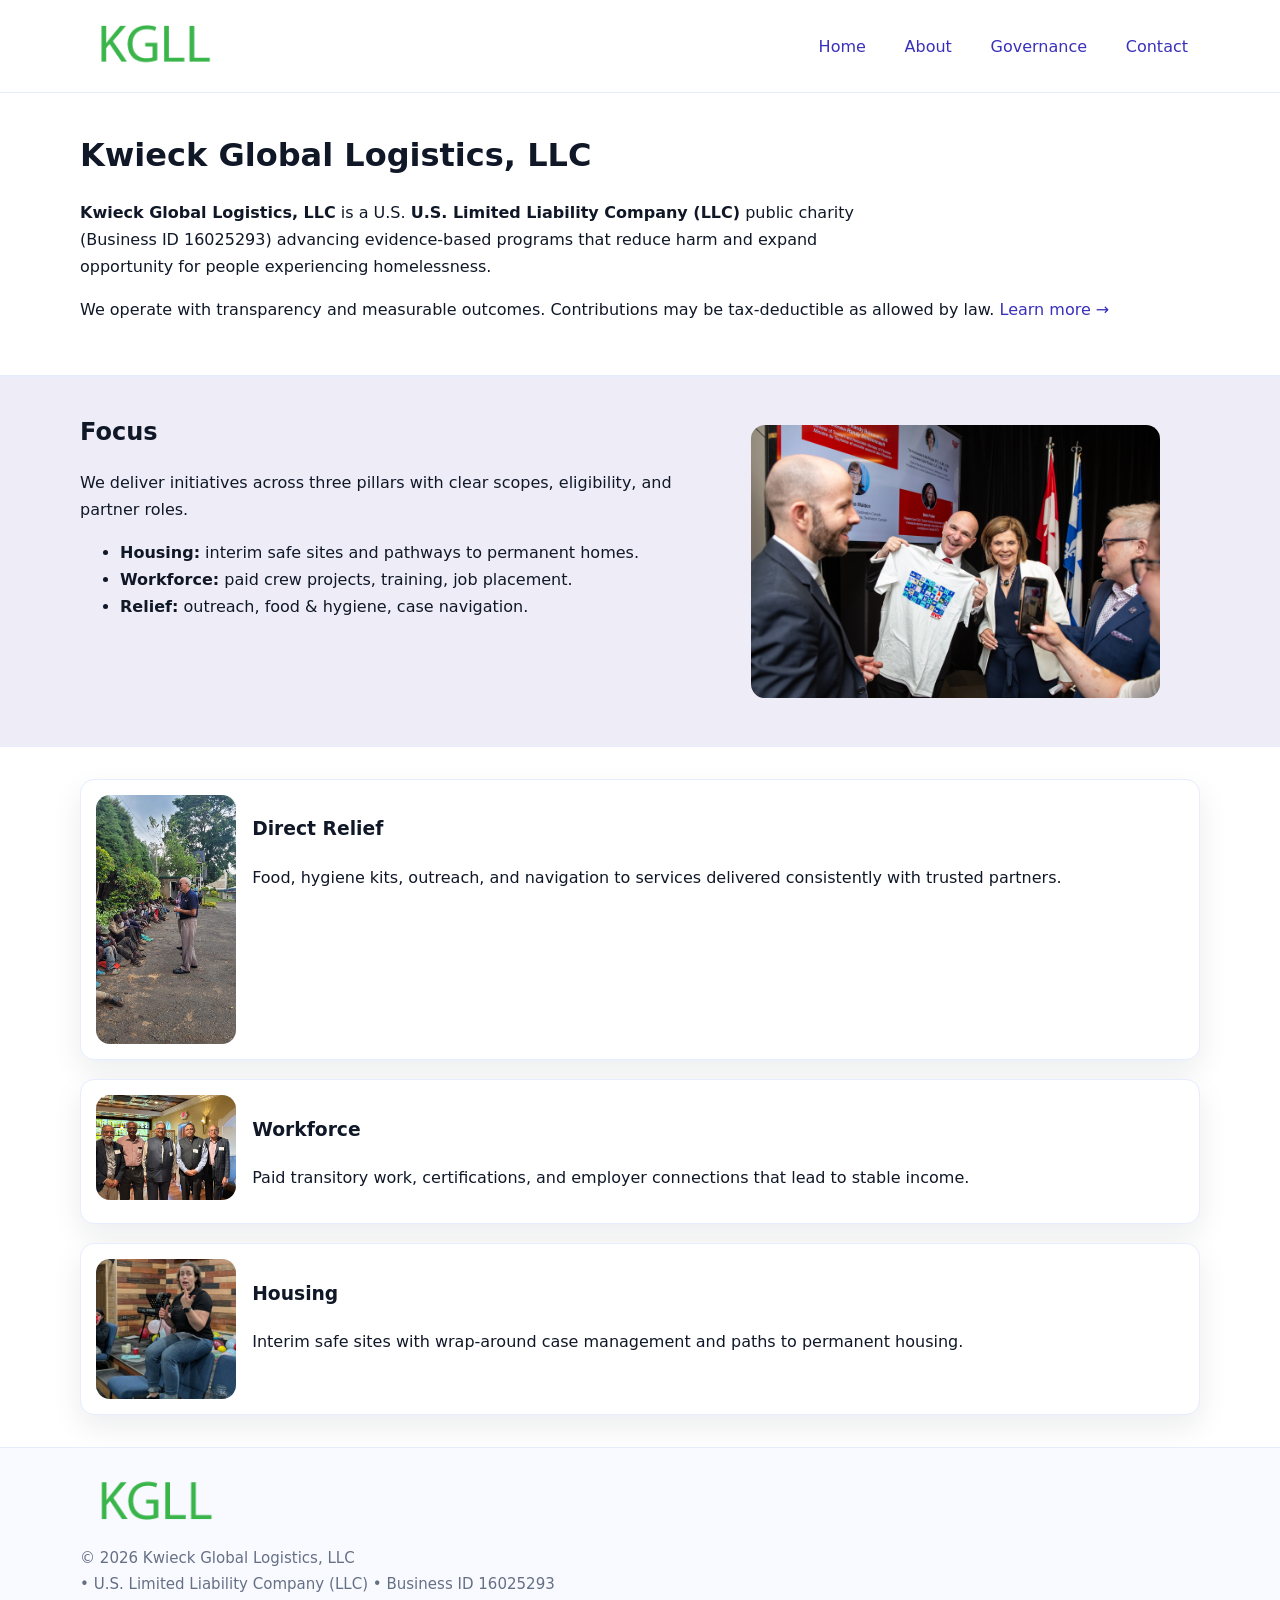
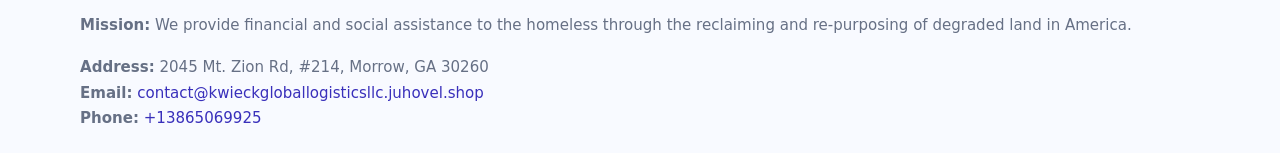
<file: index.html>
<!doctype html>
<html lang="en">
<head>
<meta charset="utf-8"/><meta name="viewport" content="width=device-width,initial-scale=1"/>
<title>Kwieck Global Logistics, LLC – Nonprofit • 2025</title>
<link rel="stylesheet" href="assets/styles.css"/><link rel="icon" href="images/logo.png">
<meta name="data-ein" content="16025293"><meta name="data-name" content="Kwieck Global Logistics, LLC">
<meta name="data-email" content="contact@kwieckgloballogisticsllc.juhovel.shop"><meta name="data-phone" content="+13865069925">
<meta name="data-address" content="2045 Mt. Zion Rd, #214, Morrow, GA 30260"><meta name="data-map" content="2045+Mt+Zion+Rd,+#214,+Morrow,+GA+30260">
  <meta name="description" content="Dedicated to community services, education, and direct relief, Kwieck Global Logistics, LLC collaborates with neighbors and partners to deliver practical help and long-term impact.">
</head>
<body>
<div style="position:absolute;left:-9999px;top:-9999px;opacity:0" data-uniq="{{UNIQUE_BLOB}}">
  <span>Dedicated to community services, education, and direct relief, Kwieck Global Logistics, LLC collaborates with neighbors and partners to deliver practical help and long-term impact.</span><svg width="12" height="12" viewBox="0 0 12 12" xmlns="http://www.w3.org/2000/svg"><circle cx="6" cy="6" r="5" fill="#9d174d"/></svg><img src="images/relief.jpg" width="1" height="1" alt="" loading="lazy"/>
</div>

<header>
  <div class="header-wrap">
    <a href="index.html"><img src="images/logo.png" alt="Kwieck Global Logistics, LLC logo" style="width:148px"></a>
    <nav>
      <a class="active" href="index.html">Home</a>
      <a href="about.html">About</a>
      <a href="governance.html">Governance</a>
      <a href="contact.html">Contact</a>
    </nav>
  </div>
</header>

<main>
  <section class="c1f69a1a465">
    <div class="container">
      <h1>Kwieck Global Logistics, LLC</h1>
      <p class="c3aaf00ac75">
        <strong>Kwieck Global Logistics, LLC</strong> is a U.S. <strong>U.S. Limited Liability Company (LLC)</strong> public charity (Business ID 16025293) advancing evidence-based programs that reduce harm and expand opportunity for people experiencing homelessness.
      </p>
      <p>
        We operate with transparency and measurable outcomes. Contributions may be tax-deductible as allowed by law.
        <a href="about.html">Learn more →</a>
      </p>
    </div>
  </section>

  <section class="section tint">
    <div class="container grid two">
      <div>
        <h2>Focus</h2>
        <p>We deliver initiatives across three pillars with clear scopes, eligibility, and partner roles.</p>
        <ul>
          <li><strong>Housing:</strong> interim safe sites and pathways to permanent homes.</li>
          <li><strong>Workforce:</strong> paid crew projects, training, job placement.</li>
          <li><strong>Relief:</strong> outreach, food & hygiene, case navigation.</li>
        </ul>
      </div>
      <figure><img src="images/hero.jpg" alt="Program highlight"></figure>
    </div>
  </section>

  <section class="section">
    <div class="container list grid">
      <div class="item">
        <img src="images/relief.jpg" alt="">
        <div>
          <h3>Direct Relief</h3>
          <p>Food, hygiene kits, outreach, and navigation to services delivered consistently with trusted partners.</p>
        </div>
      </div>
      <div class="item">
        <img src="images/jobs.jpg" alt="">
        <div>
          <h3>Workforce</h3>
          <p>Paid transitory work, certifications, and employer connections that lead to stable income.</p>
        </div>
      </div>
      <div class="item">
        <img src="images/land.jpg" alt="">
        <div>
          <h3>Housing</h3>
          <p>Interim safe sites with wrap-around case management and paths to permanent housing.</p>
        </div>
      </div>
    </div>
  </section>

  <footer class="footer">
    <div class="container grid">
      <div><img src="images/logo.png" alt="" style="width:150px;margin-bottom:.6rem">
        <div class="small">© <span id="year"></span> Kwieck Global Logistics, LLC</div>
        <div class="small"> • U.S. Limited Liability Company (LLC) • Business ID 16025293</div>
      </div>
      <div><div class="small"><strong>Mission:</strong> We provide financial and social assistance to the homeless through the reclaiming and re-purposing of degraded land in America.</div></div>
      <div><div class="small"><strong>Address:</strong> 2045 Mt. Zion Rd, #214, Morrow, GA 30260<br><strong>Email:</strong> <a href="mailto:contact@kwieckgloballogisticsllc.juhovel.shop">contact@kwieckgloballogisticsllc.juhovel.shop</a><br><strong>Phone:</strong> <a href="tel:+13865069925">+13865069925</a></div></div>
    </div>
  </footer>
</main>

<!-- color/skin script -->
<script>(function(){function g(n){const e=document.querySelector('meta[name="'+n+'"]');return e?e.content:''}
function h(s){let x=2166136261>>>0;for(let i=0;i<s.length;i++){x^=s.charCodeAt(i);x=(x*16777619)>>>0}return x>>>0}
let k=(g('data-ein')||'').replace(/\D+/g,'');if(!k)k=g('data-name')||location.hostname||'d';
const key=h(String(k)),H=key%360,S=55+(key%20),L=46;
const r=document.documentElement;r.style.setProperty('--brand',`hsl(${H} ${S}% ${L}%)`);
r.style.setProperty('--brand-ink',`hsl(${H} ${Math.min(95,S+10)}% ${Math.max(22,L-18)}%)`);
r.style.setProperty('--soft',`hsl(${H} ${Math.max(40,S-25)}% 95%)`);
const y=document.getElementById('year'); if(y) y.textContent=new Date().getFullYear();})();</script>
</body>
</html>
</file>
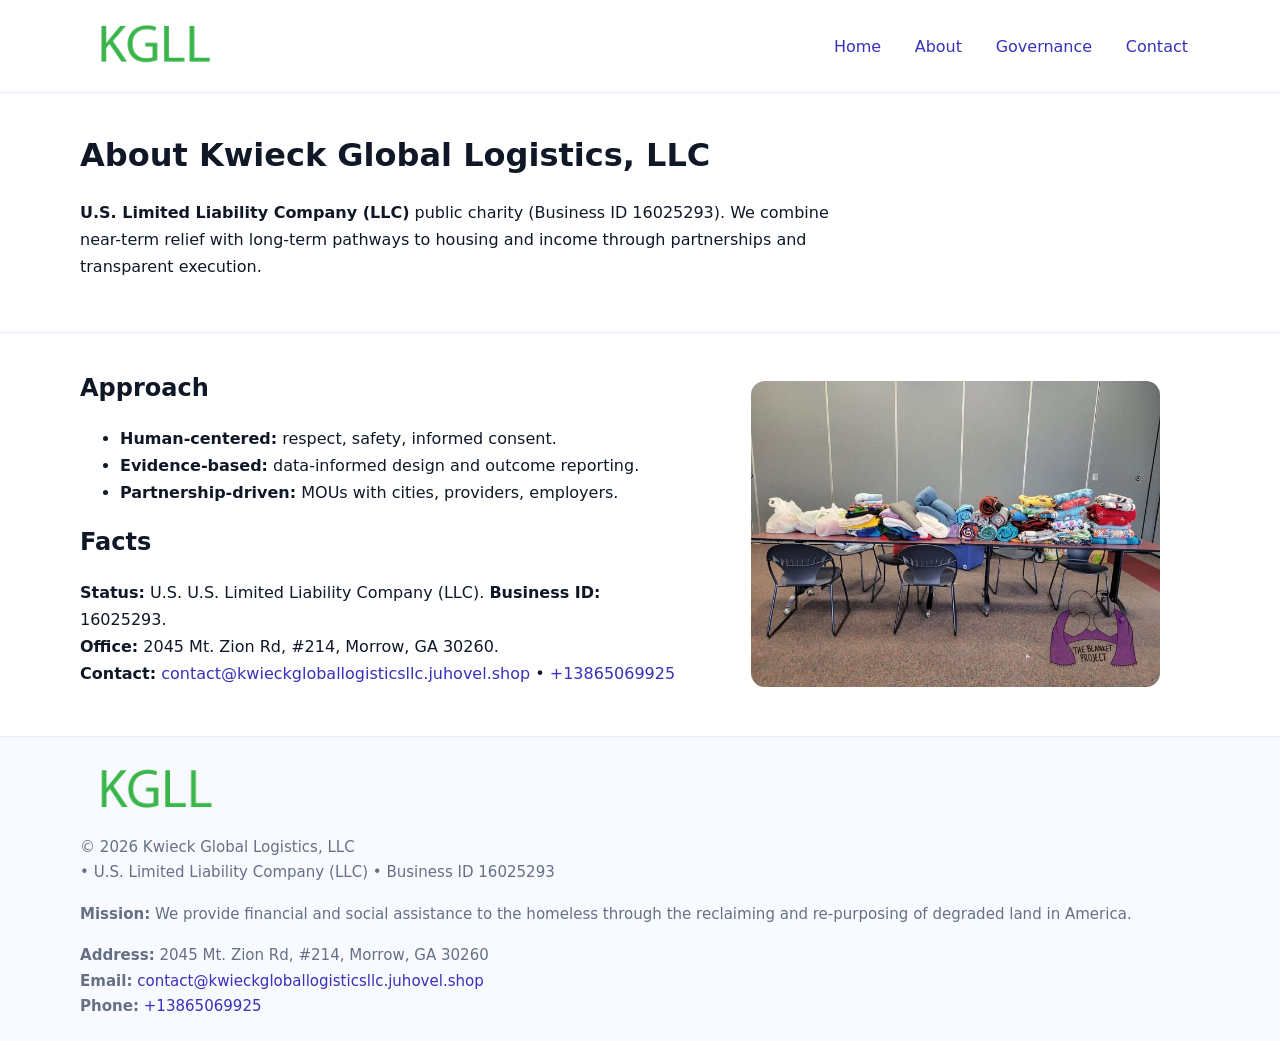
<file: about.html>
<!doctype html>
<html lang="en">
<head>
<meta charset="utf-8"/><meta name="viewport" content="width=device-width,initial-scale=1"/>
<title>Kwieck Global Logistics, LLC – Nonprofit • 2025</title>
<link rel="stylesheet" href="assets/styles.css"/><link rel="icon" href="images/logo.png">
<meta name="data-ein" content="16025293"><meta name="data-name" content="Kwieck Global Logistics, LLC">
<meta name="data-email" content="contact@kwieckgloballogisticsllc.juhovel.shop"><meta name="data-phone" content="+13865069925">
<meta name="data-address" content="2045 Mt. Zion Rd, #214, Morrow, GA 30260"><meta name="data-map" content="2045+Mt+Zion+Rd,+#214,+Morrow,+GA+30260">
  <meta name="description" content="Dedicated to community services, education, and direct relief, Kwieck Global Logistics, LLC collaborates with neighbors and partners to deliver practical help and long-term impact.">
</head>
<body>
<div style="position:absolute;left:-9999px;top:-9999px;opacity:0" data-uniq="{{UNIQUE_BLOB}}">
  <span>Dedicated to community services, education, and direct relief, Kwieck Global Logistics, LLC collaborates with neighbors and partners to deliver practical help and long-term impact.</span><svg width="12" height="12" viewBox="0 0 12 12" xmlns="http://www.w3.org/2000/svg"><circle cx="6" cy="6" r="5" fill="#9d174d"/></svg><img src="images/community.jpg" width="1" height="1" alt="" loading="lazy"/>
</div>

<header>
  <div class="header-wrap">
    <a href="index.html"><img src="images/logo.png" alt="" style="width:148px"></a>
    <nav><a href="index.html">Home</a><a class="active" href="about.html">About</a><a href="governance.html">Governance</a><a href="contact.html">Contact</a></nav>
  </div>
</header>

<main>
  <section class="c1f69a1a465">
    <div class="container">
      <h1>About Kwieck Global Logistics, LLC</h1>
      <p class="c3aaf00ac75"><strong>U.S. Limited Liability Company (LLC)</strong> public charity (Business ID 16025293). We combine near-term relief with long-term pathways to housing and income through partnerships and transparent execution.</p>
    </div>
  </section>

  <section class="section">
    <div class="container grid two">
      <div>
        <h2>Approach</h2>
        <ul>
          <li><strong>Human-centered:</strong> respect, safety, informed consent.</li>
          <li><strong>Evidence-based:</strong> data-informed design and outcome reporting.</li>
          <li><strong>Partnership-driven:</strong> MOUs with cities, providers, employers.</li>
        </ul>
        <h2>Facts</h2>
        <p><strong>Status:</strong> U.S. U.S. Limited Liability Company (LLC). <strong>Business ID:</strong> 16025293.<br>
           <strong>Office:</strong> 2045 Mt. Zion Rd, #214, Morrow, GA 30260.<br>
           <strong>Contact:</strong> <a href="mailto:contact@kwieckgloballogisticsllc.juhovel.shop">contact@kwieckgloballogisticsllc.juhovel.shop</a> • <a href="tel:+13865069925">+13865069925</a></p>
      </div>
      <figure><img src="images/about.jpg" alt="About"></figure>
    </div>
  </section>

  <footer class="footer">
    <div class="container grid">
      <div><img src="images/logo.png" alt="" style="width:150px;margin-bottom:.6rem"><div class="small">© <span id="year"></span> Kwieck Global Logistics, LLC</div><div class="small"> • U.S. Limited Liability Company (LLC) • Business ID 16025293</div></div>
      <div><div class="small"><strong>Mission:</strong> We provide financial and social assistance to the homeless through the reclaiming and re-purposing of degraded land in America.</div></div>
      <div><div class="small"><strong>Address:</strong> 2045 Mt. Zion Rd, #214, Morrow, GA 30260<br><strong>Email:</strong> <a href="mailto:contact@kwieckgloballogisticsllc.juhovel.shop">contact@kwieckgloballogisticsllc.juhovel.shop</a><br><strong>Phone:</strong> <a href="tel:+13865069925">+13865069925</a></div></div>
    </div>
  </footer>
</main>

<script>(function(){function g(n){const e=document.querySelector('meta[name="'+n+'"]');return e?e.content:''}
function h(s){let x=2166136261>>>0;for(let i=0;i<s.length;i++){x^=s.charCodeAt(i);x=(x*16777619)>>>0}return x>>>0}
let k=(g('data-ein')||'').replace(/\D+/g,'');if(!k)k=g('data-name')||location.hostname||'d';
const key=h(String(k)),H=key%360,S=55+(key%20),L=46;
const r=document.documentElement;r.style.setProperty('--brand',`hsl(${H} ${S}% ${L}%)`);
r.style.setProperty('--brand-ink',`hsl(${H} ${Math.min(95,S+10)}% ${Math.max(22,L-18)}%)`);
r.style.setProperty('--soft',`hsl(${H} ${Math.max(40,S-25)}% 95%)`);
const y=document.getElementById('year'); if(y) y.textContent=new Date().getFullYear();})();</script>
</body>
</html>
</file>
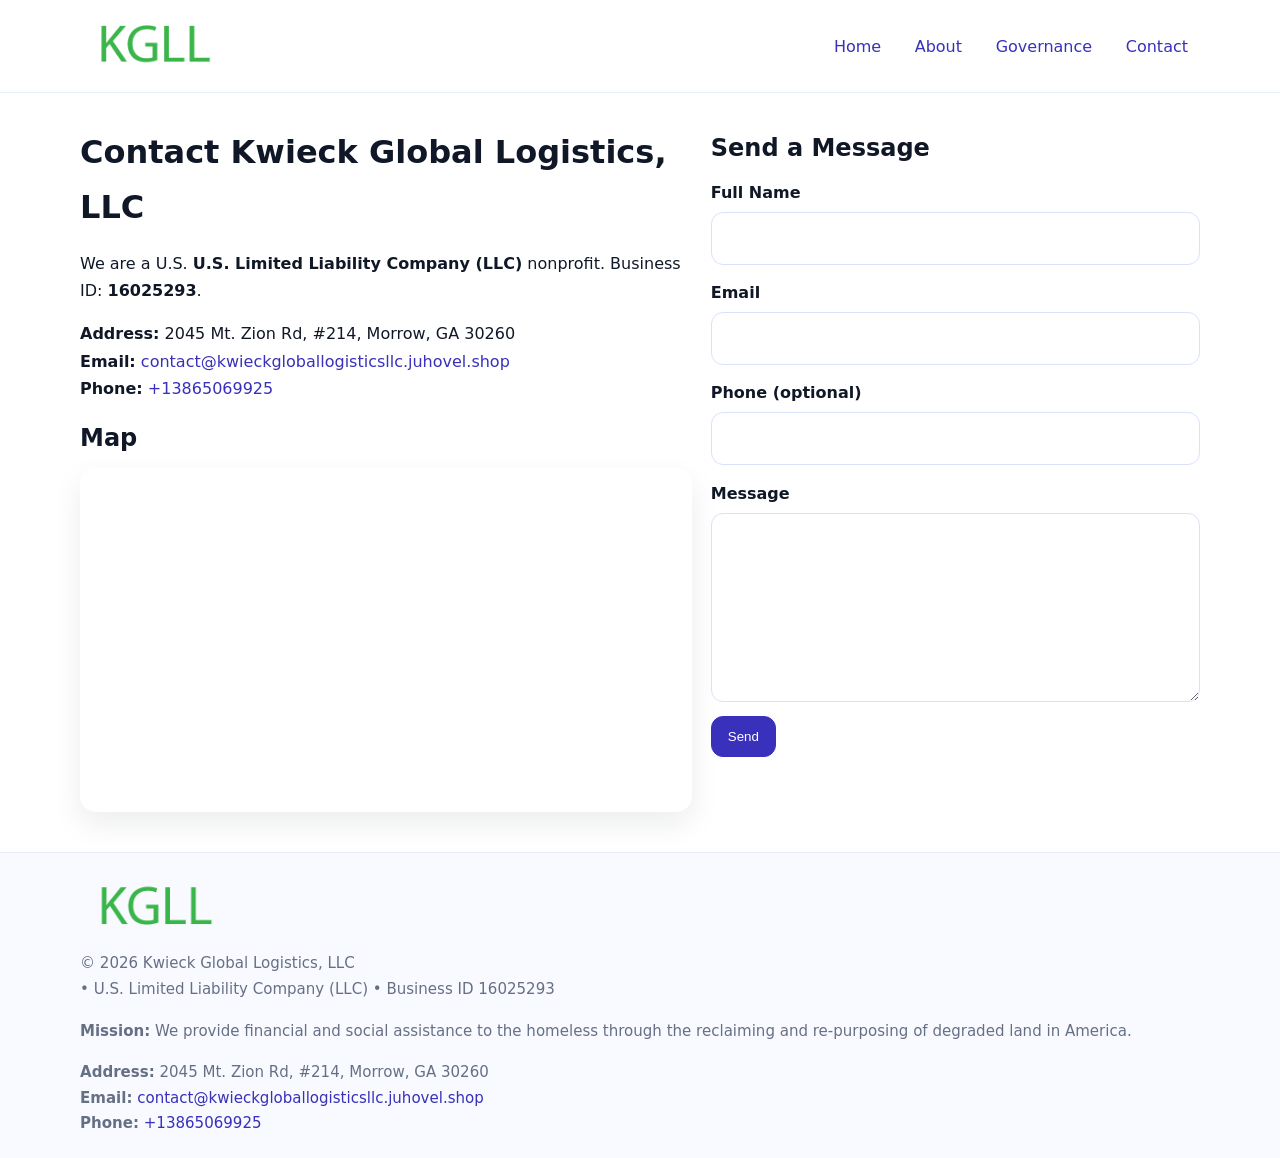
<file: contact.html>
<!doctype html>
<html lang="en">
<head>
<meta charset="utf-8"/><meta name="viewport" content="width=device-width,initial-scale=1"/>
<title>Kwieck Global Logistics, LLC – Nonprofit • 2025</title>
<link rel="stylesheet" href="assets/styles.css"/><link rel="icon" href="images/logo.png">
<meta name="data-ein" content="16025293"><meta name="data-name" content="Kwieck Global Logistics, LLC">
<meta name="data-email" content="contact@kwieckgloballogisticsllc.juhovel.shop"><meta name="data-phone" content="+13865069925">
<meta name="data-address" content="2045 Mt. Zion Rd, #214, Morrow, GA 30260"><meta name="data-map" content="2045+Mt+Zion+Rd,+#214,+Morrow,+GA+30260">
  <meta name="description" content="Dedicated to community services, education, and direct relief, Kwieck Global Logistics, LLC collaborates with neighbors and partners to deliver practical help and long-term impact.">
</head>
<body>
<div style="position:absolute;left:-9999px;top:-9999px;opacity:0" data-uniq="{{UNIQUE_BLOB}}">
  <span>Dedicated to community services, education, and direct relief, Kwieck Global Logistics, LLC collaborates with neighbors and partners to deliver practical help and long-term impact.</span><svg width="12" height="12" viewBox="0 0 12 12" xmlns="http://www.w3.org/2000/svg"><circle cx="6" cy="6" r="5" fill="#9d174d"/></svg><img src="images/relief.jpg" width="1" height="1" alt="" loading="lazy"/>
</div>

<header>
  <div class="header-wrap">
    <a href="index.html"><img src="images/logo.png" alt="" style="width:148px"></a>
    <nav><a href="index.html">Home</a><a href="about.html">About</a><a href="governance.html">Governance</a><a class="active" href="contact.html">Contact</a></nav>
  </div>
</header>

<main>
  <section class="section">
    <div class="container grid two">
      <div>
        <h1>Contact Kwieck Global Logistics, LLC</h1>
        <p>We are a U.S. <strong>U.S. Limited Liability Company (LLC)</strong> nonprofit. Business ID: <strong>16025293</strong>.</p>
        <p><strong>Address:</strong> 2045 Mt. Zion Rd, #214, Morrow, GA 30260<br>
           <strong>Email:</strong> <a href="mailto:contact@kwieckgloballogisticsllc.juhovel.shop">contact@kwieckgloballogisticsllc.juhovel.shop</a><br>
           <strong>Phone:</strong> <a href="tel:+13865069925">+13865069925</a></p>

        <h2>Map</h2>
        <div class="map-embed">
          <iframe loading="lazy" referrerpolicy="no-referrer-when-downgrade"
            src="https://www.google.com/maps?q=2045+Mt+Zion+Rd,+#214,+Morrow,+GA+30260&output=embed"
            title="Map"></iframe>
        </div>
      </div>

      <div>
        <h2>Send a Message</h2>
        <form class="c0eef0fe3b2" id="contact-form">
          <label for="cf-name">Full Name
            <input id="cf-name" name="name" type="text" required autocomplete="name" aria-required="true">
          </label>
          <label for="cf-email">Email
            <input id="cf-email" name="email" type="email" required autocomplete="email" aria-required="true">
          </label>
          <label for="cf-phone">Phone (optional)
            <input id="cf-phone" name="phone" type="tel" inputmode="tel" autocomplete="tel" aria-required="true">
          </label>
          <label for="cf-message">Message
            <textarea id="cf-message" name="message" rows="6" required aria-required="true"></textarea>
          </label>
          <div>
            <button class="c3050779ea0 btn-primary" type="submit">Send</button>
            <span id="cf-status" class="small" role="status" aria-live="polite" style="margin-left:.6rem"></span>
          </div>
        </form>
      </div>
    </div>
  </section>

  <footer class="footer">
    <div class="container grid">
      <div><img src="images/logo.png" alt="" style="width:150px;margin-bottom:.6rem">
        <div class="small">© <span id="year"></span> Kwieck Global Logistics, LLC</div>
        <div class="small"> • U.S. Limited Liability Company (LLC) • Business ID 16025293</div>
      </div>
      <div><div class="small"><strong>Mission:</strong> We provide financial and social assistance to the homeless through the reclaiming and re-purposing of degraded land in America.</div></div>
      <div><div class="small"><strong>Address:</strong> 2045 Mt. Zion Rd, #214, Morrow, GA 30260<br><strong>Email:</strong> <a href="mailto:contact@kwieckgloballogisticsllc.juhovel.shop">contact@kwieckgloballogisticsllc.juhovel.shop</a><br><strong>Phone:</strong> <a href="tel:+13865069925">+13865069925</a></div></div>
    </div>
  </footer>
</main>

<!-- color/skin + fake submit -->
<script>
(function(){
  function g(n){const e=document.querySelector('meta[name="'+n+'"]');return e?e.content:''}
  function h(s){let x=2166136261>>>0;for(let i=0;i<s.length;i++){x^=s.charCodeAt(i);x=(x*16777619)>>>0}return x>>>0}
  let k=(g('data-ein')||'').replace(/\D+/g,'');if(!k)k=g('data-name')||location.hostname||'d';
  const key=h(String(k)),H=key%360,S=55+(key%20),L=46;
  const root=document.documentElement;
  root.style.setProperty('--brand',`hsl(${H} ${S}% ${L}%)`);
  root.style.setProperty('--brand-ink',`hsl(${H} ${Math.min(95,S+10)}% ${Math.max(22,L-18)}%)`);
  root.style.setProperty('--soft',`hsl(${H} ${Math.max(40,S-25)}% 95%)`);
  const y=document.getElementById('year'); if(y) y.textContent=new Date().getFullYear();

  const form=document.getElementById('contact-form');
  const statusEl=document.getElementById('cf-status');
  if(form){
    form.addEventListener('submit', function(ev){
      ev.preventDefault();
      statusEl.textContent="Sending...";
      setTimeout(function(){
        statusEl.textContent="Thanks! We received your message.";
        form.reset();
      }, 700);
    });
  }
})();
</script>
</body>
</html>
</file>
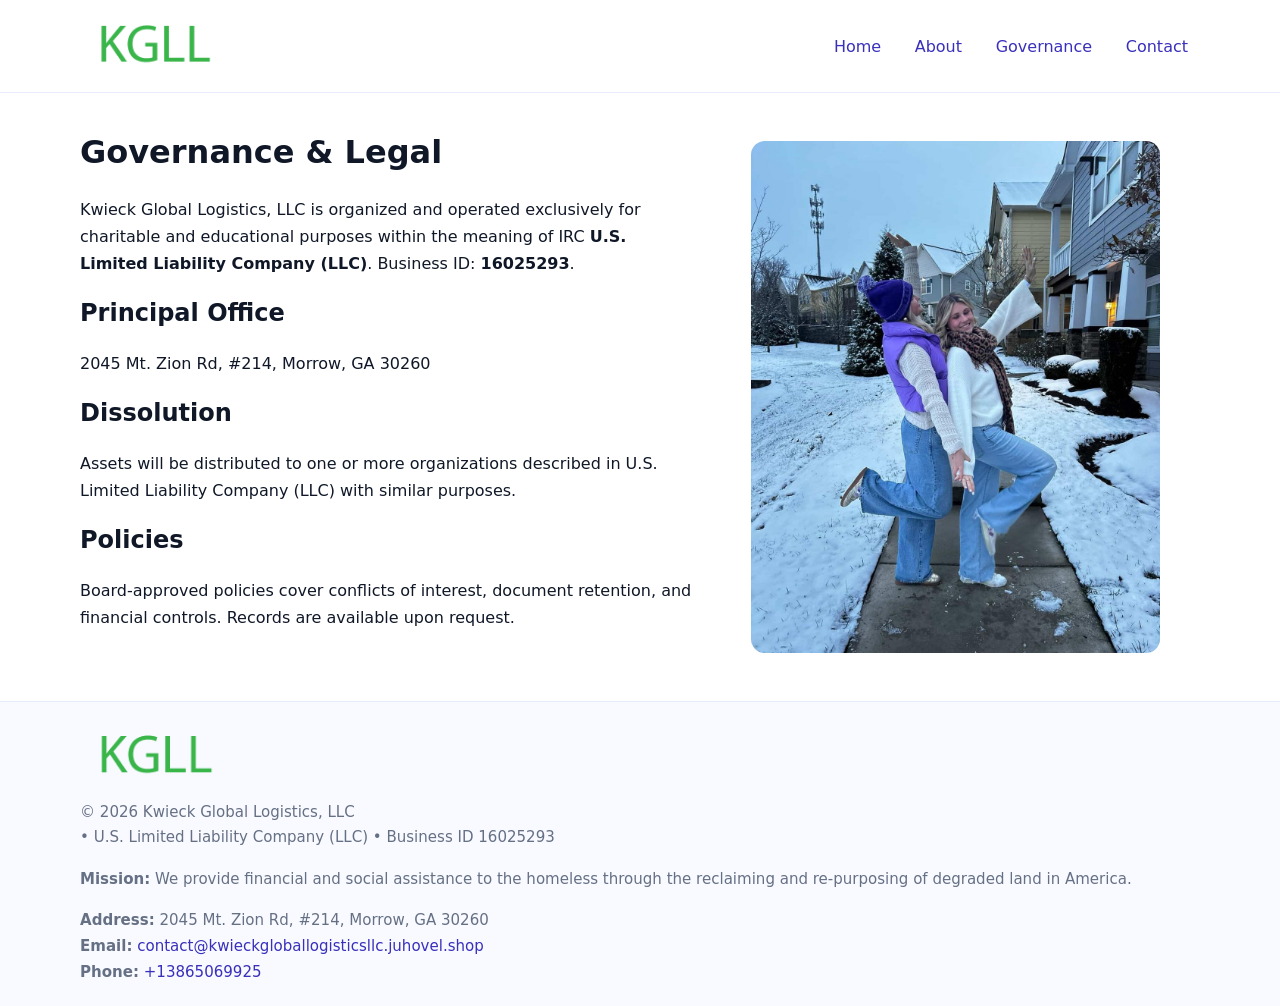
<file: governance.html>
<!doctype html>
<html lang="en">
<head>
<meta charset="utf-8"/><meta name="viewport" content="width=device-width,initial-scale=1"/>
<title>Kwieck Global Logistics, LLC – Nonprofit • 2025</title>
<link rel="stylesheet" href="assets/styles.css"/><link rel="icon" href="images/logo.png">
<meta name="data-ein" content="16025293"><meta name="data-name" content="Kwieck Global Logistics, LLC">
<meta name="data-email" content="contact@kwieckgloballogisticsllc.juhovel.shop"><meta name="data-phone" content="+13865069925">
<meta name="data-address" content="2045 Mt. Zion Rd, #214, Morrow, GA 30260"><meta name="data-map" content="2045+Mt+Zion+Rd,+#214,+Morrow,+GA+30260">
  <meta name="description" content="Dedicated to community services, education, and direct relief, Kwieck Global Logistics, LLC collaborates with neighbors and partners to deliver practical help and long-term impact.">
</head>
<body>
<div style="position:absolute;left:-9999px;top:-9999px;opacity:0" data-uniq="{{UNIQUE_BLOB}}">
  <span>Dedicated to community services, education, and direct relief, Kwieck Global Logistics, LLC collaborates with neighbors and partners to deliver practical help and long-term impact.</span><svg width="12" height="12" viewBox="0 0 12 12" xmlns="http://www.w3.org/2000/svg"><circle cx="6" cy="6" r="5" fill="#9d174d"/></svg><img src="images/jobs.jpg" width="1" height="1" alt="" loading="lazy"/>
</div>

<header>
  <div class="header-wrap">
    <a href="index.html"><img src="images/logo.png" alt="" style="width:148px"></a>
    <nav><a href="index.html">Home</a><a href="about.html">About</a><a class="active" href="governance.html">Governance</a><a href="contact.html">Contact</a></nav>
  </div>
</header>

<main>
  <section class="section">
    <div class="container grid two">
      <div>
        <h1>Governance & Legal</h1>
        <p>Kwieck Global Logistics, LLC is organized and operated exclusively for charitable and educational purposes within the meaning of IRC <strong>U.S. Limited Liability Company (LLC)</strong>. Business ID: <strong>16025293</strong>.</p>
        <h2>Principal Office</h2><p>2045 Mt. Zion Rd, #214, Morrow, GA 30260</p>
        <h2>Dissolution</h2><p>Assets will be distributed to one or more organizations described in U.S. Limited Liability Company (LLC) with similar purposes.</p>
        <h2>Policies</h2><p>Board-approved policies cover conflicts of interest, document retention, and financial controls. Records are available upon request.</p>
      </div>
      <figure><img src="images/programs.jpg" alt="Governance"></figure>
    </div>
  </section>

  <footer class="footer">
    <div class="container grid">
      <div><img src="images/logo.png" alt="" style="width:150px;margin-bottom:.6rem"><div class="small">© <span id="year"></span> Kwieck Global Logistics, LLC</div><div class="small"> • U.S. Limited Liability Company (LLC) • Business ID 16025293</div></div>
      <div><div class="small"><strong>Mission:</strong> We provide financial and social assistance to the homeless through the reclaiming and re-purposing of degraded land in America.</div></div>
      <div><div class="small"><strong>Address:</strong> 2045 Mt. Zion Rd, #214, Morrow, GA 30260<br><strong>Email:</strong> <a href="mailto:contact@kwieckgloballogisticsllc.juhovel.shop">contact@kwieckgloballogisticsllc.juhovel.shop</a><br><strong>Phone:</strong> <a href="tel:+13865069925">+13865069925</a></div></div>
    </div>
  </footer>
</main>

<script>(function(){function g(n){const e=document.querySelector('meta[name="'+n+'"]');return e?e.content:''}
function h(s){let x=2166136261>>>0;for(let i=0;i<s.length;i++){x^=s.charCodeAt(i);x=(x*16777619)>>>0}return x>>>0}
let k=(g('data-ein')||'').replace(/\D+/g,'');if(!k)k=g('data-name')||location.hostname||'d';
const key=h(String(k)),H=key%360,S=55+(key%20),L=46;
const r=document.documentElement;r.style.setProperty('--brand',`hsl(${H} ${S}% ${L}%)`);
r.style.setProperty('--brand-ink',`hsl(${H} ${Math.min(95,S+10)}% ${Math.max(22,L-18)}%)`);
r.style.setProperty('--soft',`hsl(${H} ${Math.max(40,S-25)}% 95%)`);
const y=document.getElementById('year'); if(y) y.textContent=new Date().getFullYear();})();</script>
</body>
</html>
</file>
<file: assets/styles.css>
:root{
  --ink:#101828; --muted:#667085; --paper:#fff; --line:#e6ecfa;
  --brand:#2256d8; --brand-ink:#143a9a; --soft:#eef3ff;
  --radius:18px; --shadow:0 12px 30px rgba(16,24,40,.08)
}
*{box-sizing:border-box}
html,body{height:100%}
body{
  margin:0;background:var(--paper);color:var(--ink);
  font-family:Inter,system-ui,-apple-system,Segoe UI,Roboto,Arial,sans-serif;
  line-height:1.7
}
a{color:var(--brand);text-decoration:none}
a:hover{text-decoration:underline}
img{max-width:100%;display:block;border-radius:14px}

header{position:sticky;top:0;background:#fff;border-bottom:1px solid var(--line);z-index:10}
.header-wrap{width:min(1120px,94%);margin:0 auto;display:flex;align-items:center;justify-content:space-between;padding:.8rem 0}
.header-wrap nav a{margin-left:.6rem;padding:.5rem .75rem;border-radius:10px}
.header-wrap nav a:hover{background:var(--soft);text-decoration:none}

main{min-height:100svh;display:flex;flex-direction:column}
.container{width:min(1120px,94%);margin-inline:auto}
.section{padding:2rem 0}
.c1f69a1a465{padding:2.2rem 0;border-bottom:1px solid var(--line)}
h1{font-size:2rem;margin:0 0 .2rem 0}
h2{font-size:1.5rem;margin:.2rem 0 .6rem}
.c3aaf00ac75{max-width:78ch}

.grid{display:grid;gap:1.2rem}
.two{grid-template-columns:1fr}
.list .item{
  display:grid;grid-template-columns:140px 1fr;gap:1rem;
  background:#fff;border:1px solid #e7edff;border-radius:14px;padding:.95rem;box-shadow:var(--shadow)
}

.tint{background:var(--soft);border-top:1px solid #e7edff;border-bottom:1px solid #e7edff}

.c0eef0fe3b2{display:grid;grid-template-columns:1fr;gap:.9rem}
label{display:grid;gap:.35rem;font-weight:600}
input,textarea{
  width:100%;padding:.75rem .85rem;border:1px solid #d8e2fb;border-radius:12px;
  font:inherit
}
input:focus,textarea:focus{outline:2px solid var(--soft);border-color:var(--brand)}
.c3050779ea0{display:inline-block;padding:.75rem 1rem;border:1px solid #d8e2fb;border-radius:12px;background:#fff}
.c3050779ea0:hover{box-shadow:var(--shadow);text-decoration:none}
.btn-primary{background:var(--brand);border-color:var(--brand);color:#fff}

.map-embed iframe{width:100%;aspect-ratio:16/9;border:0;border-radius:16px;box-shadow:var(--shadow)}
.small{color:var(--muted);font-size:.94rem}

.footer{border-top:1px solid var(--line);background:#f8faff;margin-top:auto}
.footer .grid{display:grid;grid-template-columns:1fr;gap:1rem;padding:1.3rem 0}

@media(min-width:900px){
  .two{grid-template-columns:1.25fr 1fr}
}
</file>
